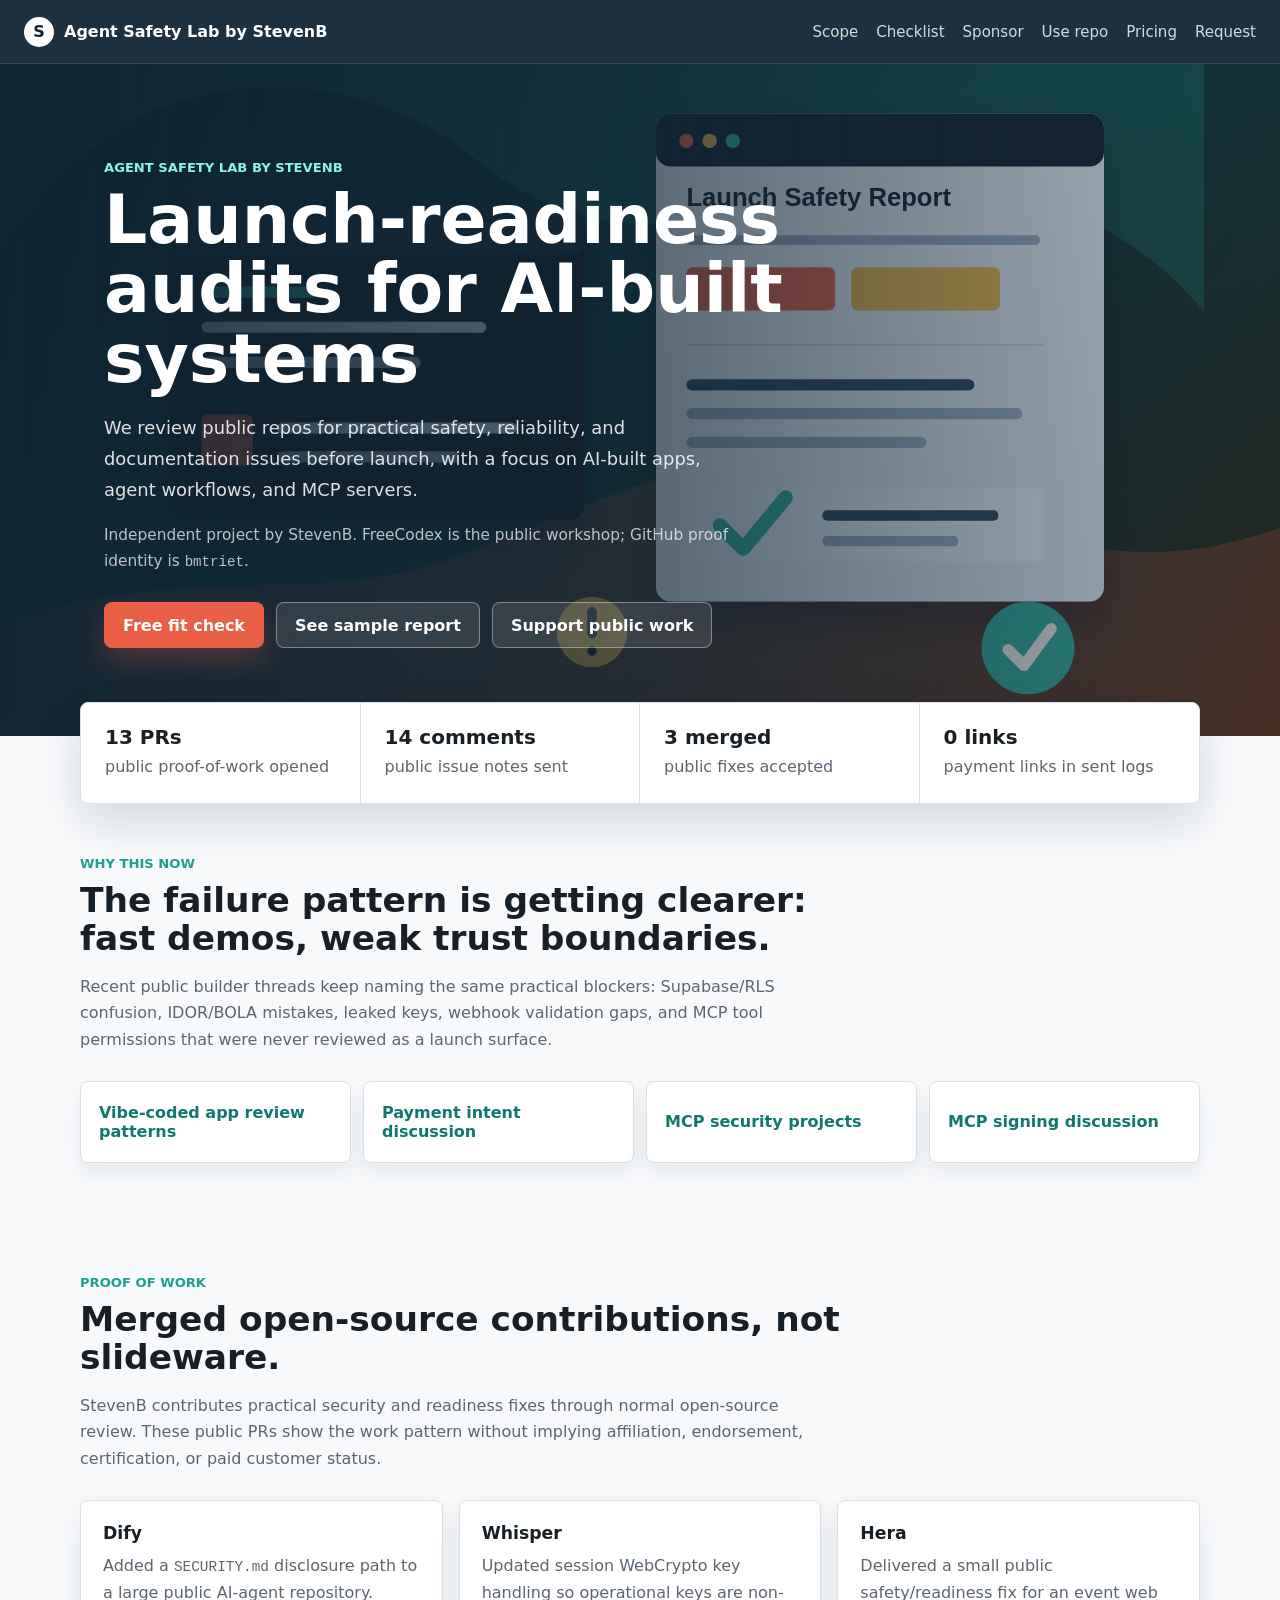
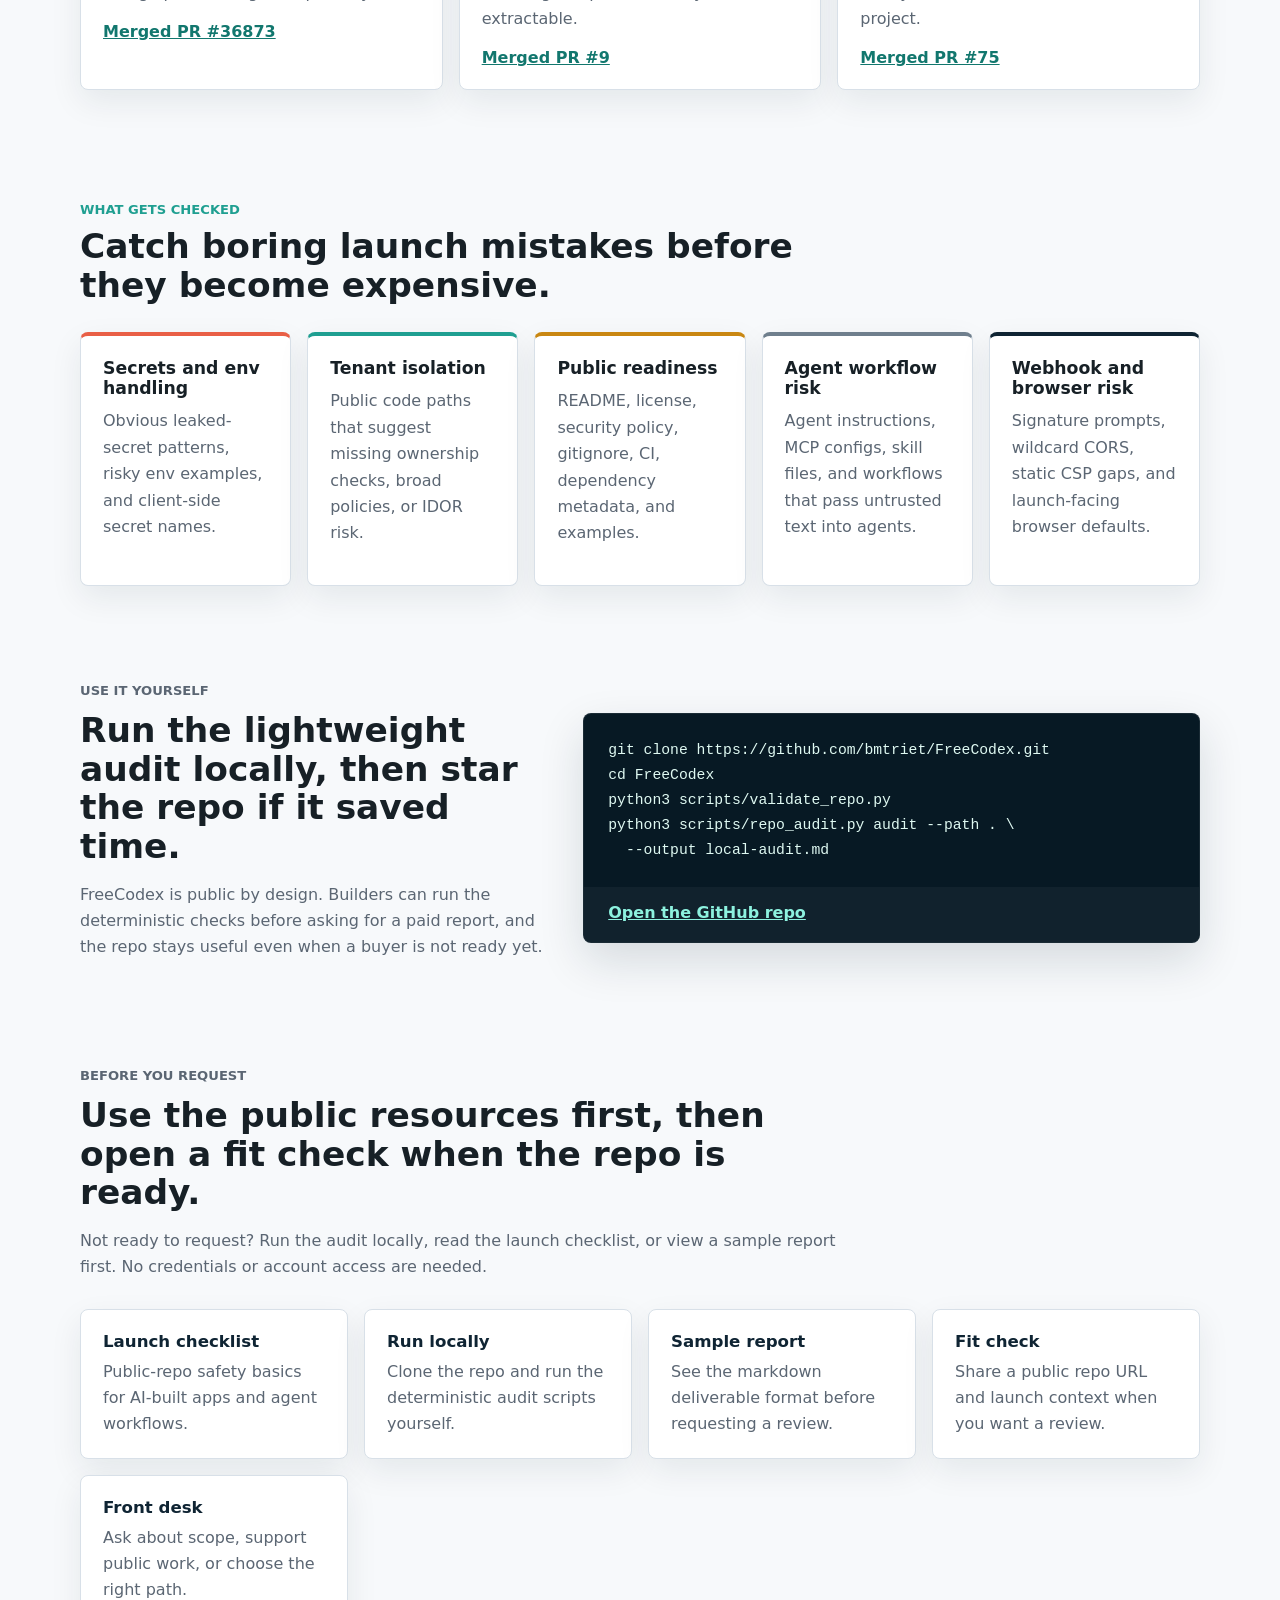
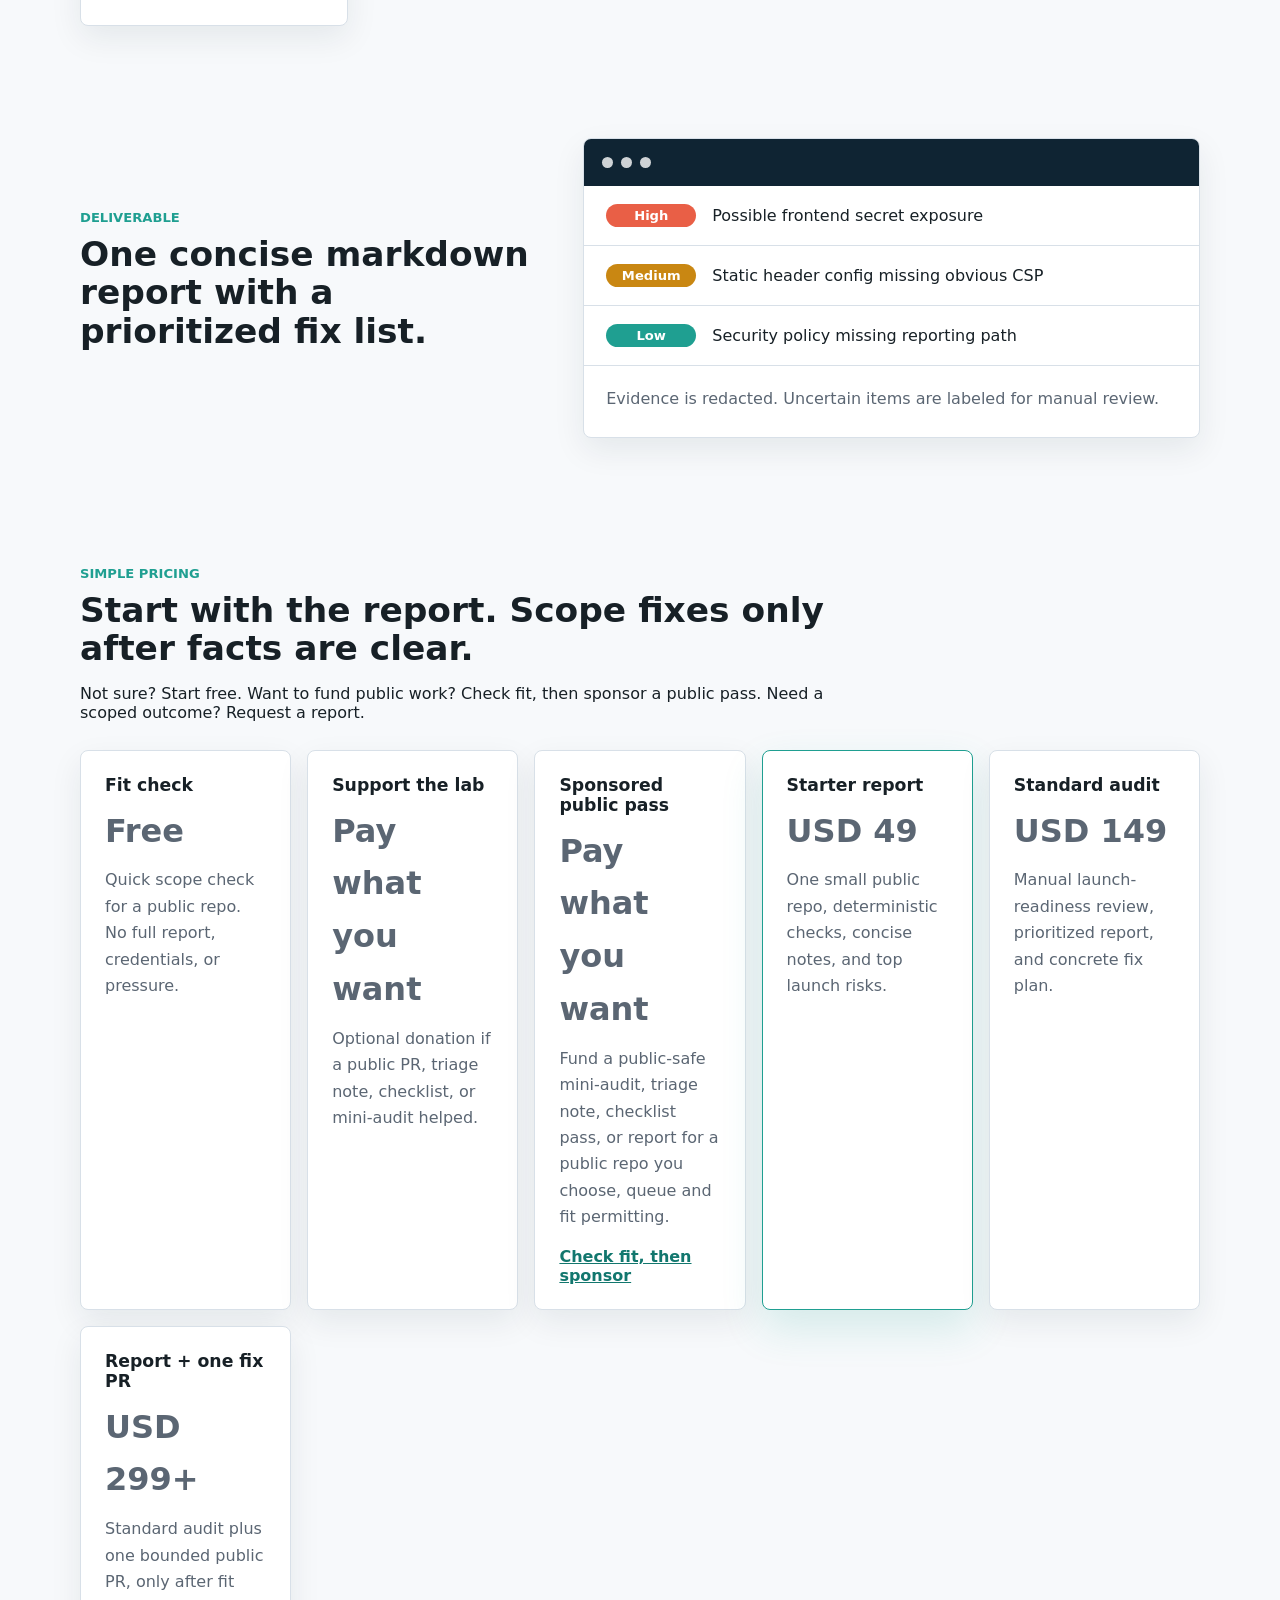
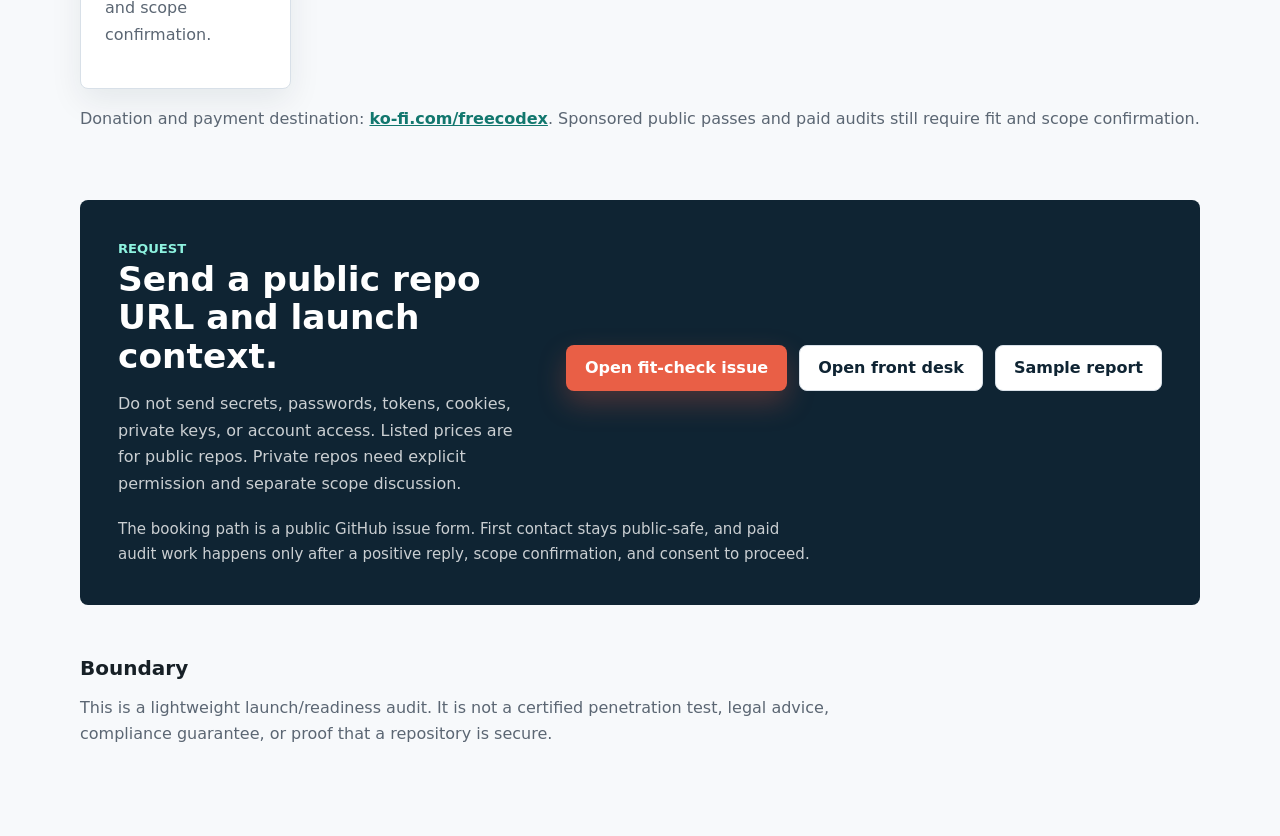
<file: site/index.html>
<!doctype html>
<html lang="en">
  <head>
    <meta charset="utf-8">
    <meta name="viewport" content="width=device-width, initial-scale=1">
    <meta name="description" content="Lightweight public repo launch/readiness audits for AI-built apps, agent workflows, and MCP servers from Agent Safety Lab by StevenB.">
    <link rel="canonical" href="https://bmtriet.github.io/FreeCodex/">
    <meta property="og:title" content="Agent Safety Lab by StevenB">
    <meta property="og:description" content="A concise public-repo safety report before launch: tenant isolation, secrets, webhooks, MCP trust boundaries, CI, CSP, CORS, and env handling.">
    <meta property="og:type" content="website">
    <meta property="og:url" content="https://bmtriet.github.io/FreeCodex/">
    <meta property="og:image" content="https://bmtriet.github.io/FreeCodex/assets/audit-workbench.svg">
    <title>Agent Safety Lab by StevenB</title>
    <link rel="icon" href="favicon.svg" type="image/svg+xml">
    <link rel="stylesheet" href="styles.css">
  </head>
  <body>
    <header class="topbar" aria-label="Site header">
      <a class="brand" href="#top" aria-label="Agent Safety Lab home">
        <span class="brand-mark" aria-hidden="true">S</span>
        <span>Agent Safety Lab by StevenB</span>
      </a>
      <nav class="nav" aria-label="Primary navigation">
        <a href="#scope">Scope</a>
        <a href="ai-app-launch-safety-checklist.html">Checklist</a>
        <a href="sponsor-public-safety-pass.html">Sponsor</a>
        <a href="#use">Use repo</a>
        <a href="#pricing">Pricing</a>
        <a href="#request">Request</a>
      </nav>
    </header>

    <main id="top">
      <section class="hero" aria-labelledby="hero-title">
        <div class="hero-copy">
          <p class="eyebrow">Agent Safety Lab by StevenB</p>
          <h1 id="hero-title">Launch-readiness audits for AI-built systems</h1>
          <p class="lede">
            We review public repos for practical safety, reliability, and documentation issues
            before launch, with a focus on AI-built apps, agent workflows, and MCP servers.
          </p>
          <p class="operator-note">
            Independent project by StevenB. FreeCodex is the public workshop;
            GitHub proof identity is <code>bmtriet</code>.
          </p>
          <div class="actions" aria-label="Primary actions">
            <a class="button button-primary" href="https://github.com/bmtriet/FreeCodex/issues/new?template=audit-fit-check.yml">Free fit check</a>
            <a class="button button-secondary" href="https://github.com/bmtriet/FreeCodex/blob/main/reports/samples/vibe-agent-demo-audit.md">See sample report</a>
            <a class="button button-secondary" href="sponsor-public-safety-pass.html">Support public work</a>
          </div>
        </div>
      </section>

      <section class="proof-strip" aria-label="Public proof snapshot">
        <div>
          <strong>13 PRs</strong>
          <span>public proof-of-work opened</span>
        </div>
        <div>
          <strong>14 comments</strong>
          <span>public issue notes sent</span>
        </div>
        <div>
          <strong>3 merged</strong>
          <span>public fixes accepted</span>
        </div>
        <div>
          <strong>0 links</strong>
          <span>payment links in sent logs</span>
        </div>
      </section>

      <section class="section signal" aria-labelledby="signal-title">
        <div class="section-heading">
          <p class="eyebrow">Why this now</p>
          <h2 id="signal-title">The failure pattern is getting clearer: fast demos, weak trust boundaries.</h2>
          <p>
            Recent public builder threads keep naming the same practical blockers: Supabase/RLS
            confusion, IDOR/BOLA mistakes, leaked keys, webhook validation gaps, and MCP tool
            permissions that were never reviewed as a launch surface.
          </p>
        </div>
        <div class="signal-list" aria-label="Public signal examples">
          <a href="https://www.reddit.com/r/vibecoding/comments/1tepu7n/i_reviewed_3_vibecoded_apps_as_a_senior_engineer/">Vibe-coded app review patterns</a>
          <a href="https://www.reddit.com/r/vibecoding/comments/1tn3ot3/would_you_pay_for_security_reviews_for_vibe_coded/">Payment intent discussion</a>
          <a href="https://github.com/topics/mcp-security">MCP security projects</a>
          <a href="https://news.ycombinator.com/item?id=47367404">MCP signing discussion</a>
        </div>
      </section>

      <section class="section proof-work" aria-labelledby="proof-title">
        <div class="section-heading">
          <p class="eyebrow">Proof of work</p>
          <h2 id="proof-title">Merged open-source contributions, not slideware.</h2>
          <p>
            StevenB contributes practical security and readiness fixes through normal
            open-source review. These public PRs show the work pattern without implying
            affiliation, endorsement, certification, or paid customer status.
          </p>
        </div>
        <div class="proof-grid" aria-label="Merged public proof-of-work PRs">
          <article class="proof-item">
            <h3>Dify</h3>
            <p>Added a <code>SECURITY.md</code> disclosure path to a large public AI-agent repository.</p>
            <a class="text-link" href="https://github.com/langgenius/dify/pull/36873">Merged PR #36873</a>
          </article>
          <article class="proof-item">
            <h3>Whisper</h3>
            <p>Updated session WebCrypto key handling so operational keys are non-extractable.</p>
            <a class="text-link" href="https://github.com/RoshanDavis/whisper/pull/9">Merged PR #9</a>
          </article>
          <article class="proof-item">
            <h3>Hera</h3>
            <p>Delivered a small public safety/readiness fix for an event web project.</p>
            <a class="text-link" href="https://github.com/ag-tech-group/hera-streamer-invitational-2026-web/pull/75">Merged PR #75</a>
          </article>
        </div>
      </section>

      <section class="section" id="scope" aria-labelledby="scope-title">
        <div class="section-heading">
          <p class="eyebrow">What gets checked</p>
          <h2 id="scope-title">Catch boring launch mistakes before they become expensive.</h2>
        </div>
        <div class="feature-grid">
          <article class="feature">
            <h3>Secrets and env handling</h3>
            <p>Obvious leaked-secret patterns, risky env examples, and client-side secret names.</p>
          </article>
          <article class="feature">
            <h3>Tenant isolation</h3>
            <p>Public code paths that suggest missing ownership checks, broad policies, or IDOR risk.</p>
          </article>
          <article class="feature">
            <h3>Public readiness</h3>
            <p>README, license, security policy, gitignore, CI, dependency metadata, and examples.</p>
          </article>
          <article class="feature">
            <h3>Agent workflow risk</h3>
            <p>Agent instructions, MCP configs, skill files, and workflows that pass untrusted text into agents.</p>
          </article>
          <article class="feature">
            <h3>Webhook and browser risk</h3>
            <p>Signature prompts, wildcard CORS, static CSP gaps, and launch-facing browser defaults.</p>
          </article>
        </div>
      </section>

      <section class="split-section use-section" id="use" aria-labelledby="use-title">
        <div>
          <p class="eyebrow">Use it yourself</p>
          <h2 id="use-title">Run the lightweight audit locally, then star the repo if it saved time.</h2>
          <p>
            FreeCodex is public by design. Builders can run the deterministic checks before asking
            for a paid report, and the repo stays useful even when a buyer is not ready yet.
          </p>
        </div>
        <div class="code-card" aria-label="Local audit commands">
          <pre><code>git clone https://github.com/bmtriet/FreeCodex.git
cd FreeCodex
python3 scripts/validate_repo.py
python3 scripts/repo_audit.py audit --path . \
  --output local-audit.md</code></pre>
          <a class="text-link" href="https://github.com/bmtriet/FreeCodex">Open the GitHub repo</a>
        </div>
      </section>

      <section class="section resources" aria-labelledby="resources-title">
        <div class="section-heading">
          <p class="eyebrow">Before you request</p>
          <h2 id="resources-title">Use the public resources first, then open a fit check when the repo is ready.</h2>
          <p>
            Not ready to request? Run the audit locally, read the launch checklist, or view a
            sample report first. No credentials or account access are needed.
          </p>
        </div>
        <div class="resource-grid" aria-label="Public resources">
          <a href="ai-app-launch-safety-checklist.html">
            <strong>Launch checklist</strong>
            <span>Public-repo safety basics for AI-built apps and agent workflows.</span>
          </a>
          <a href="https://github.com/bmtriet/FreeCodex">
            <strong>Run locally</strong>
            <span>Clone the repo and run the deterministic audit scripts yourself.</span>
          </a>
          <a href="https://github.com/bmtriet/FreeCodex/blob/main/reports/samples/vibe-agent-demo-audit.md">
            <strong>Sample report</strong>
            <span>See the markdown deliverable format before requesting a review.</span>
          </a>
          <a href="https://github.com/bmtriet/FreeCodex/issues/new?template=audit-fit-check.yml">
            <strong>Fit check</strong>
            <span>Share a public repo URL and launch context when you want a review.</span>
          </a>
          <a href="https://github.com/bmtriet/FreeCodex/issues/1">
            <strong>Front desk</strong>
            <span>Ask about scope, support public work, or choose the right path.</span>
          </a>
        </div>
      </section>

      <section class="split-section" aria-labelledby="deliverable-title">
        <div>
          <p class="eyebrow">Deliverable</p>
          <h2 id="deliverable-title">One concise markdown report with a prioritized fix list.</h2>
        </div>
        <div class="report-preview" aria-label="Sample report layout">
          <div class="report-bar">
            <span></span>
            <span></span>
            <span></span>
          </div>
          <div class="report-row critical"><b>High</b><span>Possible frontend secret exposure</span></div>
          <div class="report-row medium"><b>Medium</b><span>Static header config missing obvious CSP</span></div>
          <div class="report-row low"><b>Low</b><span>Security policy missing reporting path</span></div>
          <div class="report-note">Evidence is redacted. Uncertain items are labeled for manual review.</div>
        </div>
      </section>

      <section class="section compact" id="pricing" aria-labelledby="pricing-title">
        <div class="section-heading">
          <p class="eyebrow">Simple pricing</p>
          <h2 id="pricing-title">Start with the report. Scope fixes only after facts are clear.</h2>
          <p>
            Not sure? Start free. Want to fund public work? Check fit, then sponsor a public pass.
            Need a scoped outcome? Request a report.
          </p>
        </div>
        <div class="price-grid">
          <article class="price">
            <h3>Fit check</h3>
            <p class="amount">Free</p>
            <p>Quick scope check for a public repo. No full report, credentials, or pressure.</p>
          </article>
          <article class="price">
            <h3>Support the lab</h3>
            <p class="amount">Pay what you want</p>
            <p>Optional donation if a public PR, triage note, checklist, or mini-audit helped.</p>
          </article>
          <article class="price">
            <h3>Sponsored public pass</h3>
            <p class="amount">Pay what you want</p>
            <p>Fund a public-safe mini-audit, triage note, checklist pass, or report for a public repo you choose, queue and fit permitting.</p>
            <a class="text-link" href="sponsor-public-safety-pass.html">Check fit, then sponsor</a>
          </article>
          <article class="price featured">
            <h3>Starter report</h3>
            <p class="amount">USD 49</p>
            <p>One small public repo, deterministic checks, concise notes, and top launch risks.</p>
          </article>
          <article class="price">
            <h3>Standard audit</h3>
            <p class="amount">USD 149</p>
            <p>Manual launch-readiness review, prioritized report, and concrete fix plan.</p>
          </article>
          <article class="price">
            <h3>Report + one fix PR</h3>
            <p class="amount">USD 299+</p>
            <p>Standard audit plus one bounded public PR, only after fit and scope confirmation.</p>
          </article>
        </div>
        <p class="payment-note">
          Donation and payment destination: <a href="https://ko-fi.com/freecodex">ko-fi.com/freecodex</a>.
          Sponsored public passes and paid audits still require fit and scope confirmation.
        </p>
      </section>

      <section class="request" id="request" aria-labelledby="request-title">
        <div>
          <p class="eyebrow">Request</p>
          <h2 id="request-title">Send a public repo URL and launch context.</h2>
          <p>
            Do not send secrets, passwords, tokens, cookies, private keys, or account access.
            Listed prices are for public repos. Private repos need explicit permission and separate scope discussion.
          </p>
        </div>
        <div class="request-actions">
          <a
            class="button button-primary"
            href="https://github.com/bmtriet/FreeCodex/issues/new?template=audit-fit-check.yml"
          >Open fit-check issue</a>
          <a class="button button-secondary" href="https://github.com/bmtriet/FreeCodex/issues/1">Open front desk</a>
          <a class="button button-secondary" href="https://github.com/bmtriet/FreeCodex/blob/main/reports/samples/vibe-agent-demo-audit.md">Sample report</a>
        </div>
        <p class="request-note">
          The booking path is a public GitHub issue form. First contact stays public-safe,
          and paid audit work happens only after a positive reply, scope confirmation, and consent to proceed.
        </p>
      </section>

      <section class="disclaimer" aria-labelledby="disclaimer-title">
        <h2 id="disclaimer-title">Boundary</h2>
        <p>
          This is a lightweight launch/readiness audit. It is not a certified penetration
          test, legal advice, compliance guarantee, or proof that a repository is secure.
        </p>
      </section>
    </main>
  </body>
</html>
</file>
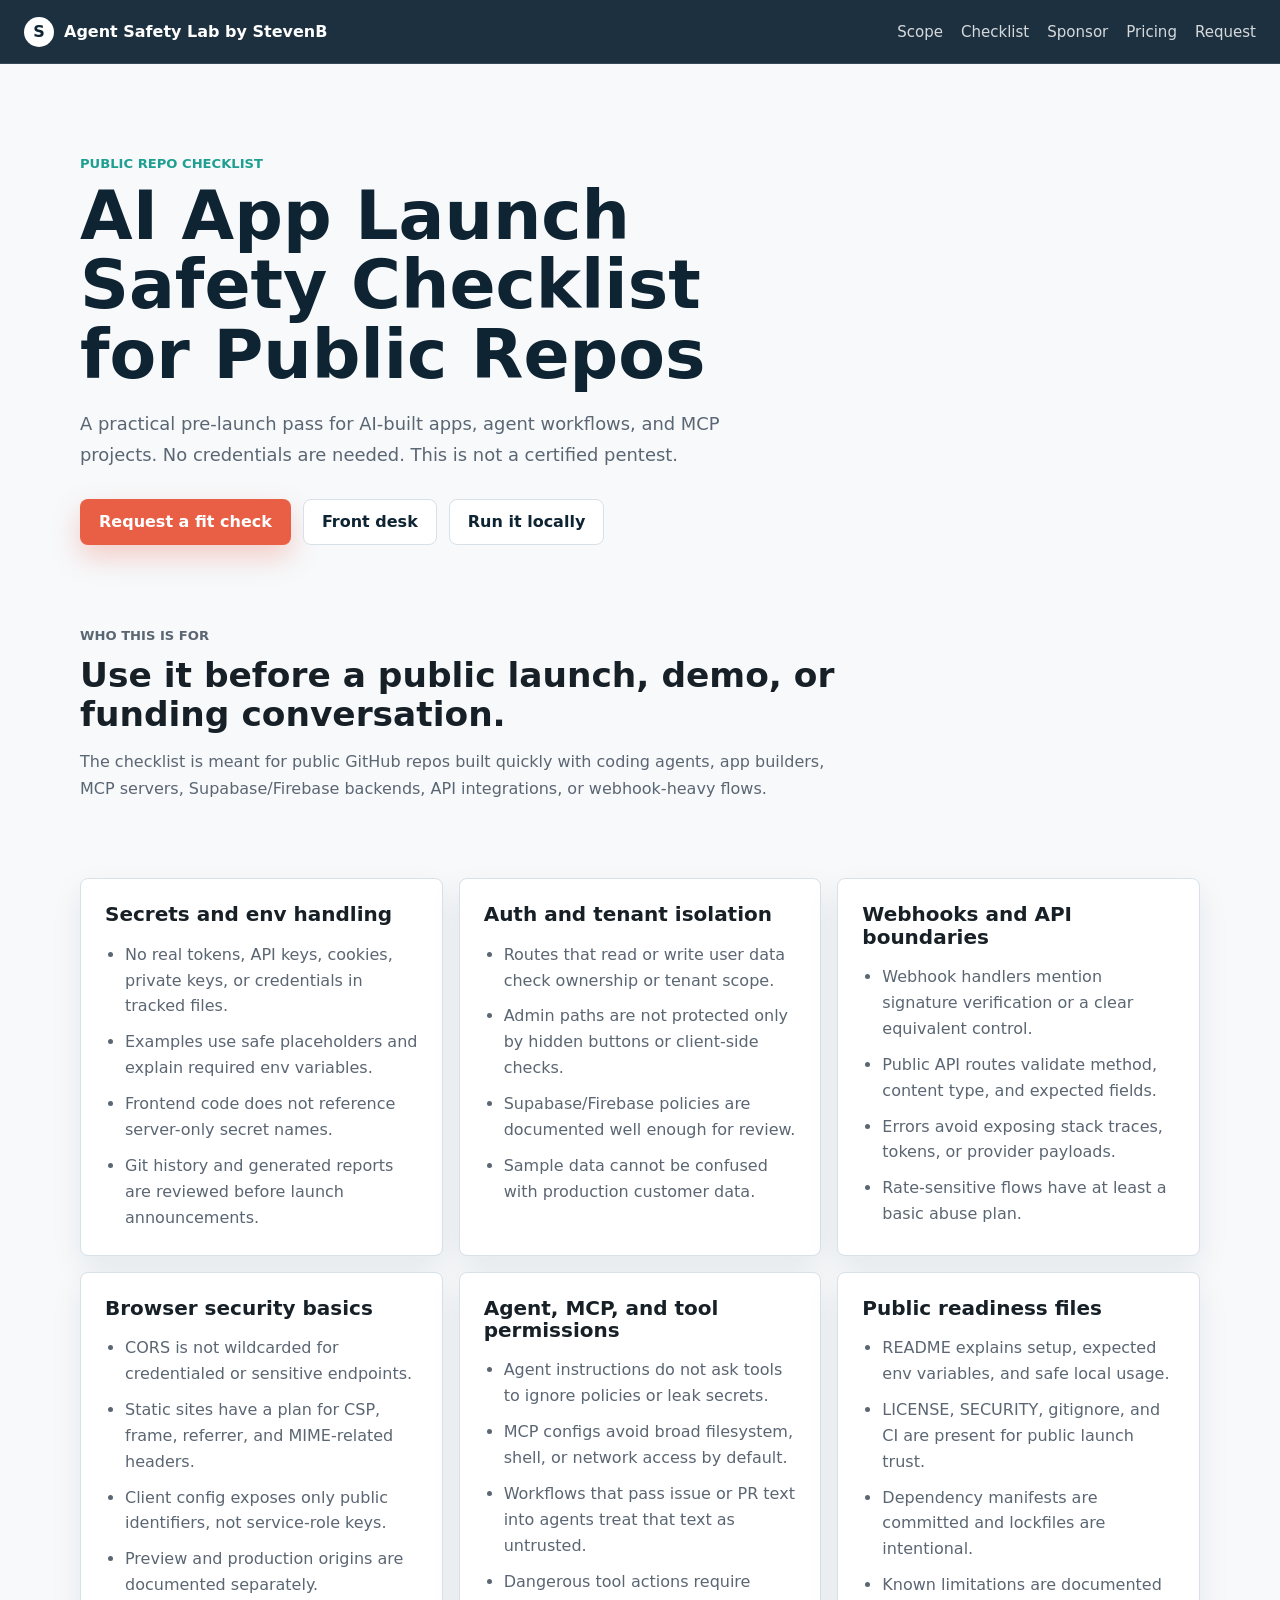
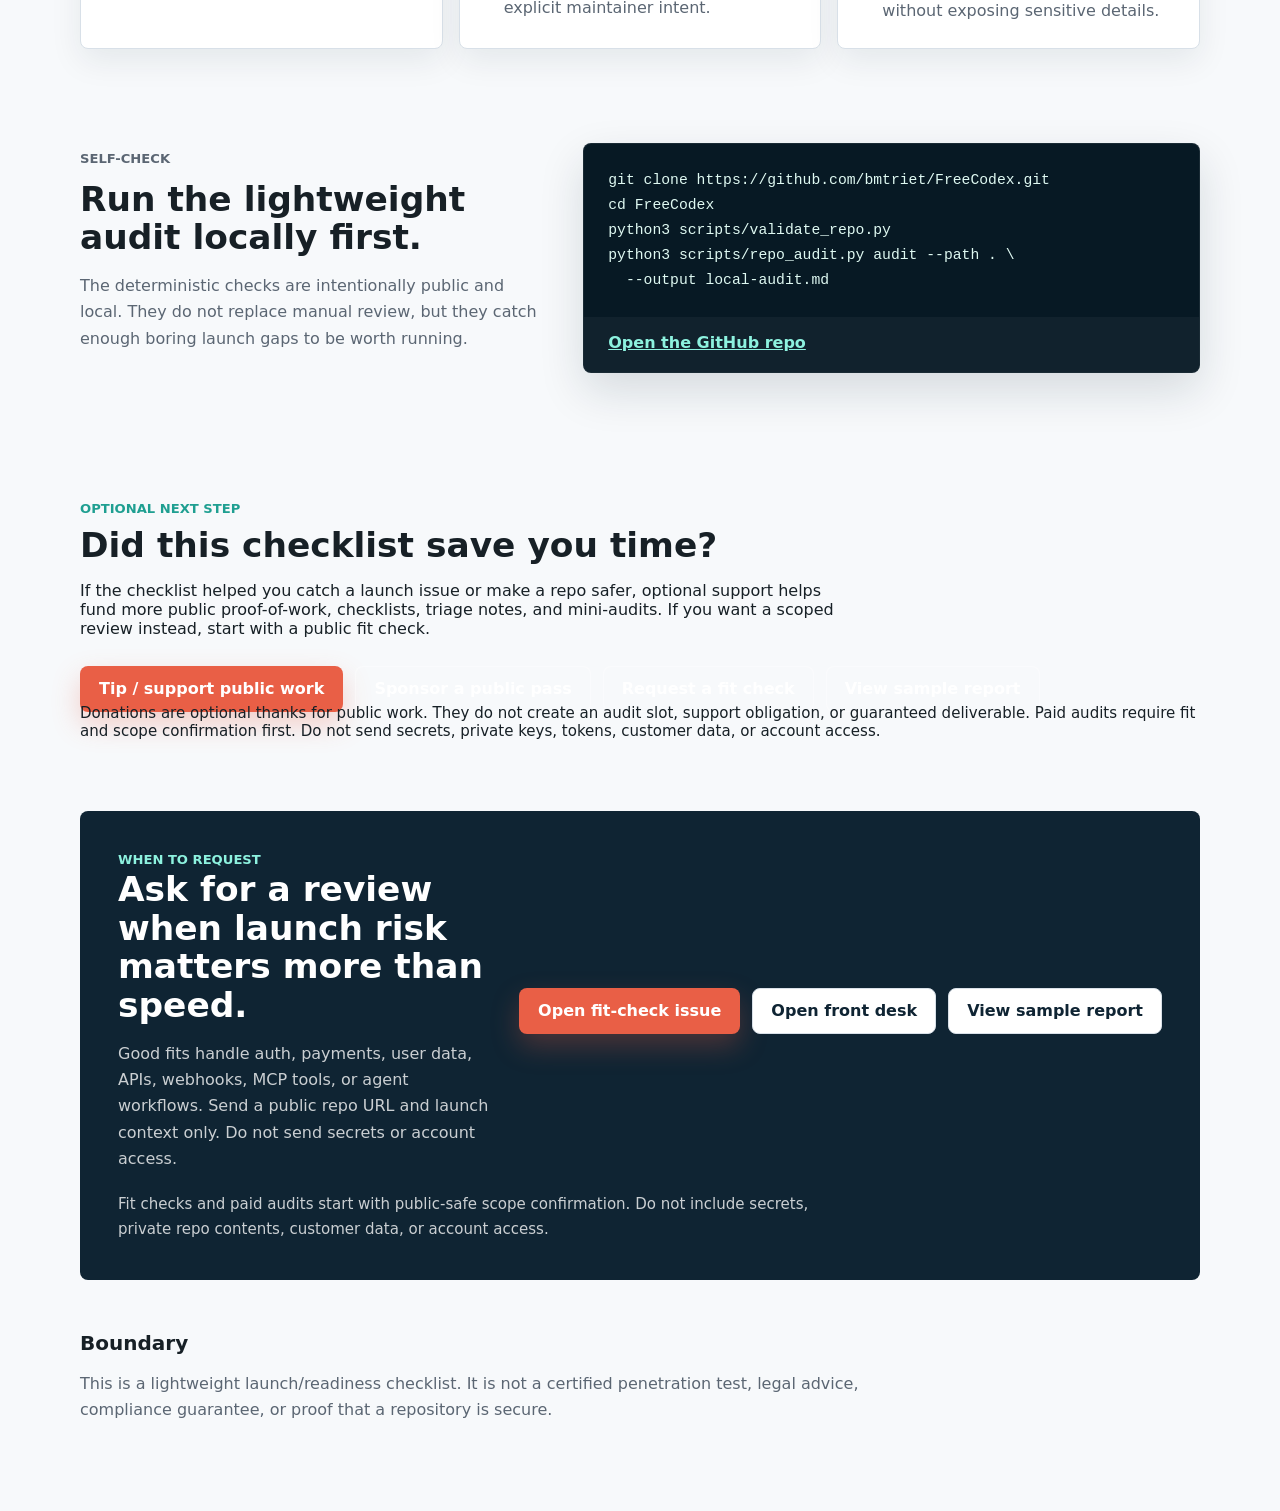
<file: site/ai-app-launch-safety-checklist.html>
<!doctype html>
<html lang="en">
  <head>
    <meta charset="utf-8">
    <meta name="viewport" content="width=device-width, initial-scale=1">
    <meta name="description" content="A lightweight public-repo checklist for AI-built apps, agent workflows, and MCP projects before launch: secrets, env handling, auth, webhooks, CORS, CI, docs, and agent permissions.">
    <link rel="canonical" href="https://bmtriet.github.io/FreeCodex/ai-app-launch-safety-checklist.html">
    <meta property="og:title" content="AI App Launch Safety Checklist for Public Repos">
    <meta property="og:description" content="Practical public-repo checks before launching AI-built apps, agent workflows, and MCP projects.">
    <meta property="og:type" content="article">
    <meta property="og:url" content="https://bmtriet.github.io/FreeCodex/ai-app-launch-safety-checklist.html">
    <meta property="og:image" content="https://bmtriet.github.io/FreeCodex/assets/audit-workbench.svg">
    <title>AI App Launch Safety Checklist for Public Repos</title>
    <link rel="icon" href="favicon.svg" type="image/svg+xml">
    <link rel="stylesheet" href="styles.css">
  </head>
  <body>
    <header class="topbar" aria-label="Site header">
      <a class="brand" href="index.html" aria-label="Agent Safety Lab home">
        <span class="brand-mark" aria-hidden="true">S</span>
        <span>Agent Safety Lab by StevenB</span>
      </a>
      <nav class="nav" aria-label="Primary navigation">
        <a href="index.html#scope">Scope</a>
        <a href="ai-app-launch-safety-checklist.html">Checklist</a>
        <a href="sponsor-public-safety-pass.html">Sponsor</a>
        <a href="index.html#pricing">Pricing</a>
        <a href="index.html#request">Request</a>
      </nav>
    </header>

    <main>
      <section class="page-hero" aria-labelledby="checklist-title">
        <p class="eyebrow">Public repo checklist</p>
        <h1 id="checklist-title">AI App Launch Safety Checklist for Public Repos</h1>
        <p class="lede">
          A practical pre-launch pass for AI-built apps, agent workflows, and MCP projects.
          No credentials are needed. This is not a certified pentest.
        </p>
        <div class="actions" aria-label="Checklist actions">
          <a class="button button-primary" href="https://github.com/bmtriet/FreeCodex/issues/new?template=audit-fit-check.yml">Request a fit check</a>
          <a class="button button-secondary" href="https://github.com/bmtriet/FreeCodex/issues/1">Front desk</a>
          <a class="button button-secondary" href="https://github.com/bmtriet/FreeCodex">Run it locally</a>
        </div>
      </section>

      <section class="section checklist-intro" aria-labelledby="who-title">
        <div class="section-heading">
          <p class="eyebrow">Who this is for</p>
          <h2 id="who-title">Use it before a public launch, demo, or funding conversation.</h2>
          <p>
            The checklist is meant for public GitHub repos built quickly with coding agents,
            app builders, MCP servers, Supabase/Firebase backends, API integrations, or webhook-heavy flows.
          </p>
        </div>
      </section>

      <section class="section checklist-grid" aria-label="Launch safety checklist">
        <article class="checklist-card">
          <h2>Secrets and env handling</h2>
          <ul>
            <li>No real tokens, API keys, cookies, private keys, or credentials in tracked files.</li>
            <li>Examples use safe placeholders and explain required env variables.</li>
            <li>Frontend code does not reference server-only secret names.</li>
            <li>Git history and generated reports are reviewed before launch announcements.</li>
          </ul>
        </article>

        <article class="checklist-card">
          <h2>Auth and tenant isolation</h2>
          <ul>
            <li>Routes that read or write user data check ownership or tenant scope.</li>
            <li>Admin paths are not protected only by hidden buttons or client-side checks.</li>
            <li>Supabase/Firebase policies are documented well enough for review.</li>
            <li>Sample data cannot be confused with production customer data.</li>
          </ul>
        </article>

        <article class="checklist-card">
          <h2>Webhooks and API boundaries</h2>
          <ul>
            <li>Webhook handlers mention signature verification or a clear equivalent control.</li>
            <li>Public API routes validate method, content type, and expected fields.</li>
            <li>Errors avoid exposing stack traces, tokens, or provider payloads.</li>
            <li>Rate-sensitive flows have at least a basic abuse plan.</li>
          </ul>
        </article>

        <article class="checklist-card">
          <h2>Browser security basics</h2>
          <ul>
            <li>CORS is not wildcarded for credentialed or sensitive endpoints.</li>
            <li>Static sites have a plan for CSP, frame, referrer, and MIME-related headers.</li>
            <li>Client config exposes only public identifiers, not service-role keys.</li>
            <li>Preview and production origins are documented separately.</li>
          </ul>
        </article>

        <article class="checklist-card">
          <h2>Agent, MCP, and tool permissions</h2>
          <ul>
            <li>Agent instructions do not ask tools to ignore policies or leak secrets.</li>
            <li>MCP configs avoid broad filesystem, shell, or network access by default.</li>
            <li>Workflows that pass issue or PR text into agents treat that text as untrusted.</li>
            <li>Dangerous tool actions require explicit maintainer intent.</li>
          </ul>
        </article>

        <article class="checklist-card">
          <h2>Public readiness files</h2>
          <ul>
            <li>README explains setup, expected env variables, and safe local usage.</li>
            <li>LICENSE, SECURITY, gitignore, and CI are present for public launch trust.</li>
            <li>Dependency manifests are committed and lockfiles are intentional.</li>
            <li>Known limitations are documented without exposing sensitive details.</li>
          </ul>
        </article>
      </section>

      <section class="split-section use-section" aria-labelledby="self-check-title">
        <div>
          <p class="eyebrow">Self-check</p>
          <h2 id="self-check-title">Run the lightweight audit locally first.</h2>
          <p>
            The deterministic checks are intentionally public and local. They do not replace
            manual review, but they catch enough boring launch gaps to be worth running.
          </p>
        </div>
        <div class="code-card" aria-label="Local audit commands">
          <pre><code>git clone https://github.com/bmtriet/FreeCodex.git
cd FreeCodex
python3 scripts/validate_repo.py
python3 scripts/repo_audit.py audit --path . \
  --output local-audit.md</code></pre>
          <a class="text-link" href="https://github.com/bmtriet/FreeCodex">Open the GitHub repo</a>
        </div>
      </section>

      <section class="section compact" aria-labelledby="support-title">
        <div class="section-heading">
          <p class="eyebrow">Optional next step</p>
          <h2 id="support-title">Did this checklist save you time?</h2>
          <p>
            If the checklist helped you catch a launch issue or make a repo safer, optional
            support helps fund more public proof-of-work, checklists, triage notes, and mini-audits.
            If you want a scoped review instead, start with a public fit check.
          </p>
        </div>
        <div class="request-actions">
          <a class="button button-primary" href="https://ko-fi.com/freecodex">Tip / support public work</a>
          <a class="button button-secondary" href="sponsor-public-safety-pass.html">Sponsor a public pass</a>
          <a class="button button-secondary" href="https://github.com/bmtriet/FreeCodex/issues/new?template=audit-fit-check.yml">Request a fit check</a>
          <a class="button button-secondary" href="https://github.com/bmtriet/FreeCodex/blob/main/reports/samples/vibe-agent-demo-audit.md">View sample report</a>
        </div>
        <p class="request-note">
          Donations are optional thanks for public work. They do not create an audit slot,
          support obligation, or guaranteed deliverable. Paid audits require fit and scope
          confirmation first. Do not send secrets, private keys, tokens, customer data, or account access.
        </p>
      </section>

      <section class="request" aria-labelledby="request-title">
        <div>
          <p class="eyebrow">When to request</p>
          <h2 id="request-title">Ask for a review when launch risk matters more than speed.</h2>
          <p>
            Good fits handle auth, payments, user data, APIs, webhooks, MCP tools, or agent workflows.
            Send a public repo URL and launch context only. Do not send secrets or account access.
          </p>
        </div>
        <div class="request-actions">
          <a class="button button-primary" href="https://github.com/bmtriet/FreeCodex/issues/new?template=audit-fit-check.yml">Open fit-check issue</a>
          <a class="button button-secondary" href="https://github.com/bmtriet/FreeCodex/issues/1">Open front desk</a>
          <a class="button button-secondary" href="https://github.com/bmtriet/FreeCodex/blob/main/reports/samples/vibe-agent-demo-audit.md">View sample report</a>
        </div>
        <p class="request-note">
          Fit checks and paid audits start with public-safe scope confirmation. Do not include
          secrets, private repo contents, customer data, or account access.
        </p>
      </section>

      <section class="disclaimer" aria-labelledby="boundary-title">
        <h2 id="boundary-title">Boundary</h2>
        <p>
          This is a lightweight launch/readiness checklist. It is not a certified penetration
          test, legal advice, compliance guarantee, or proof that a repository is secure.
        </p>
      </section>
    </main>
  </body>
</html>
</file>
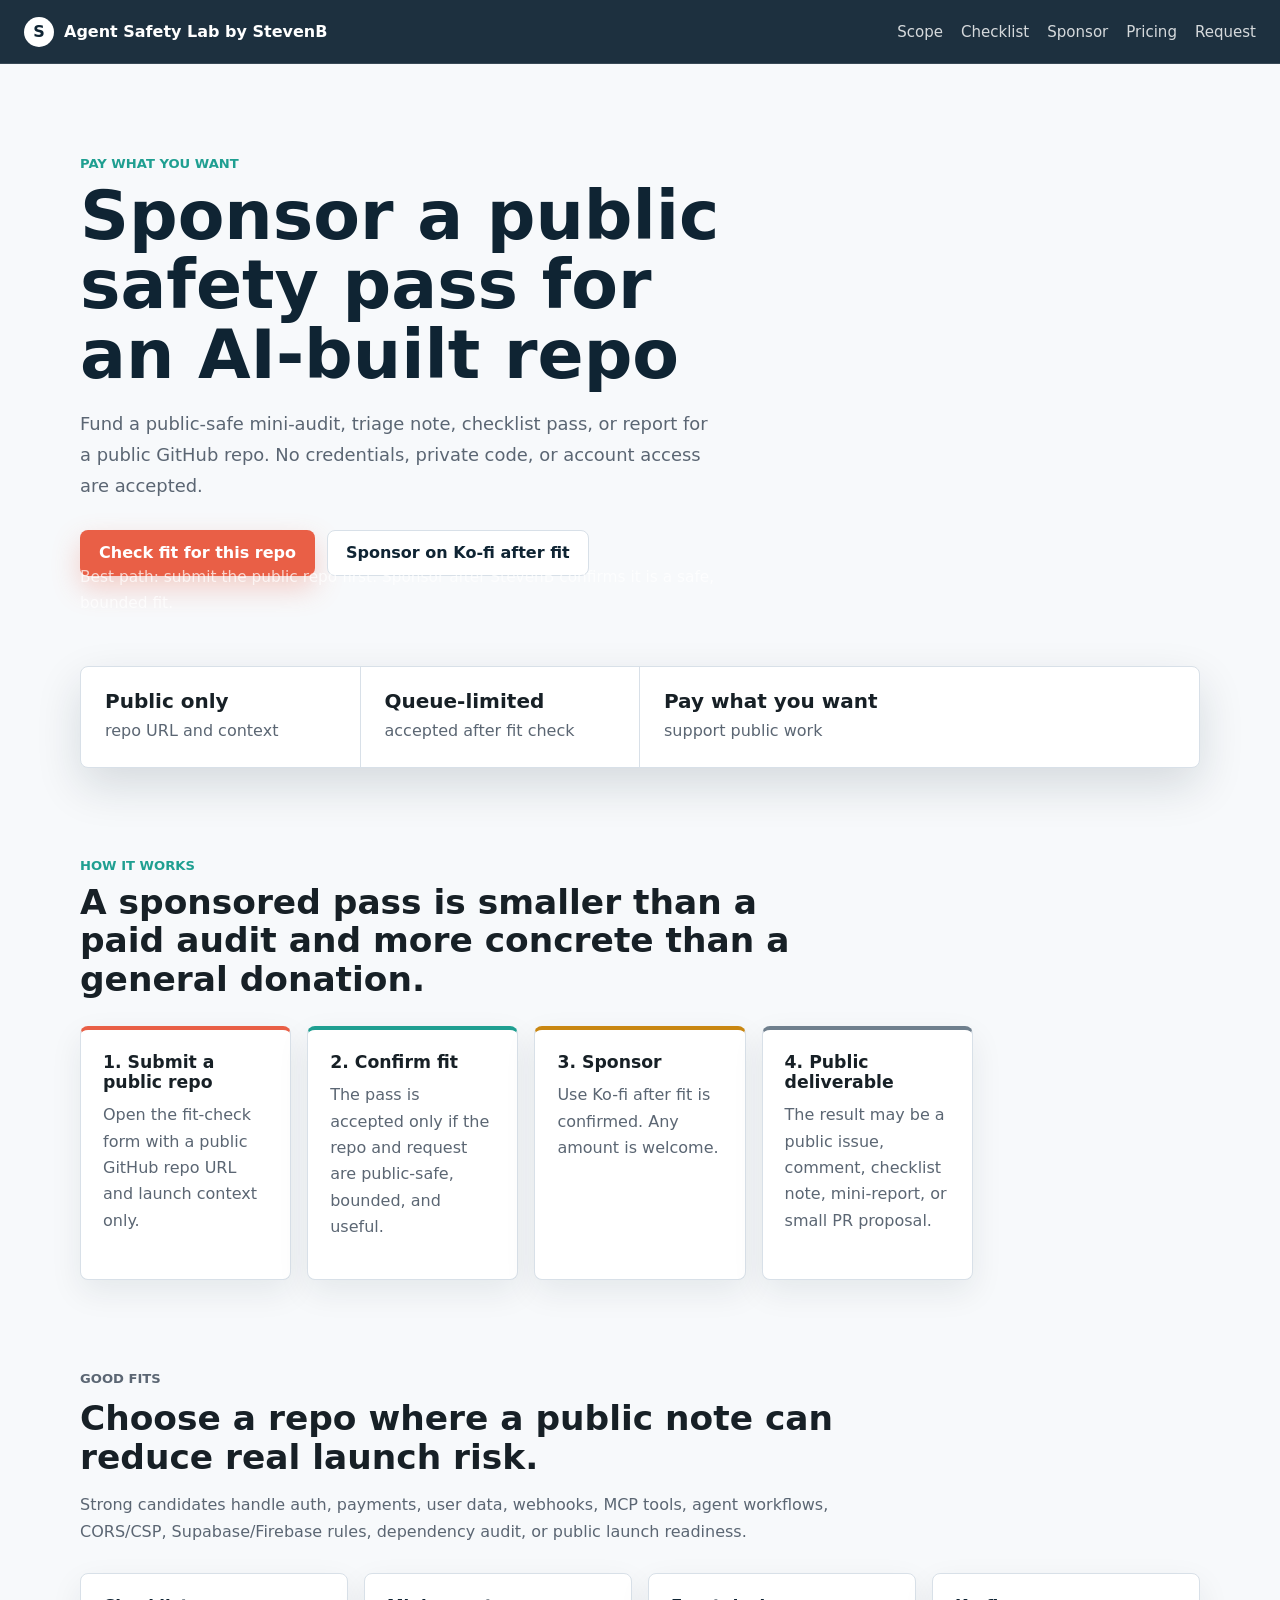
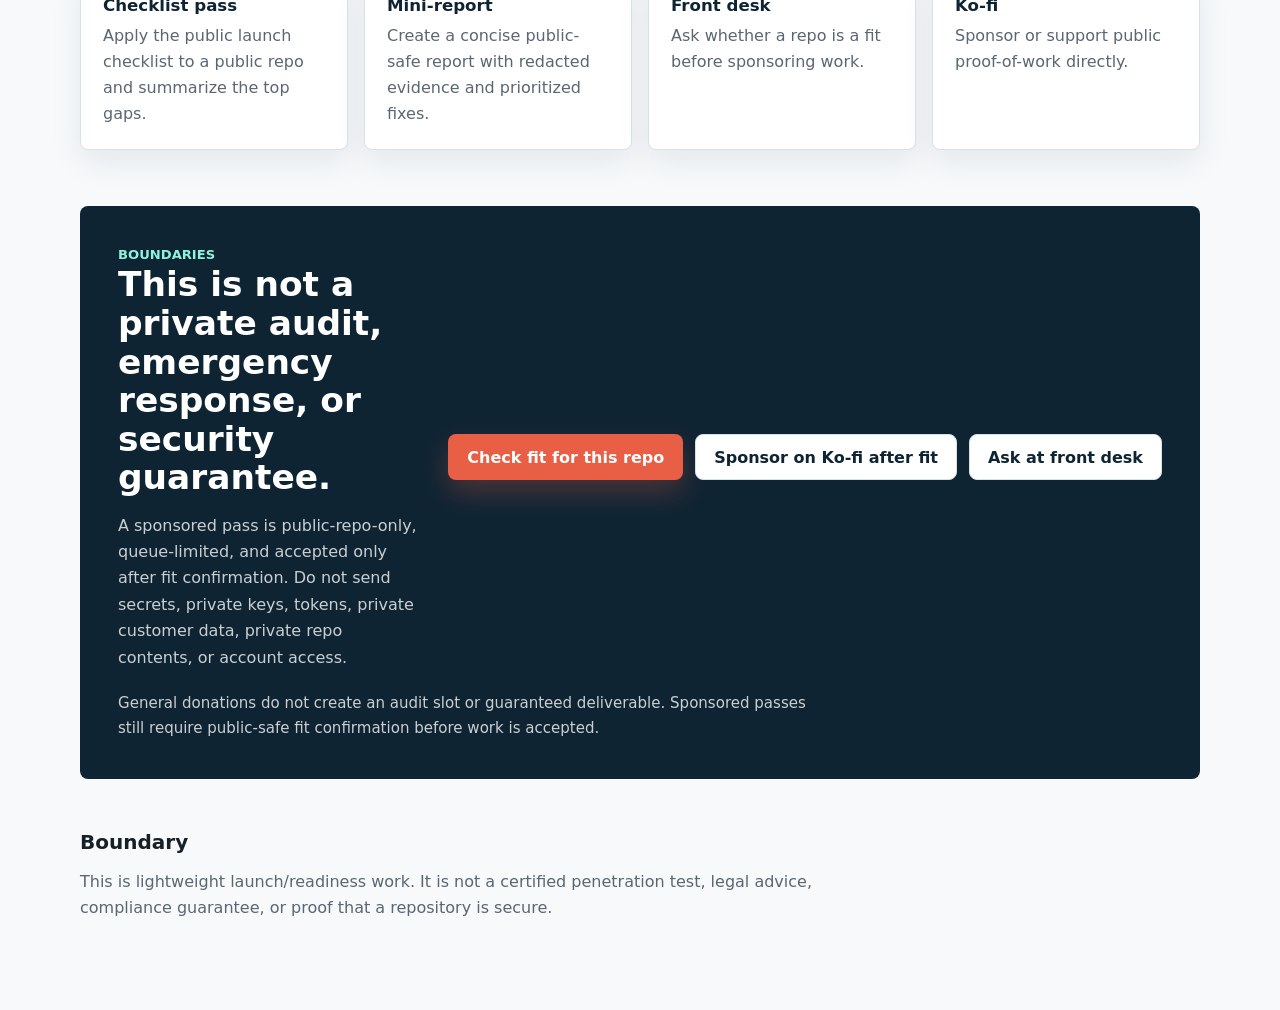
<file: site/sponsor-public-safety-pass.html>
<!doctype html>
<html lang="en">
  <head>
    <meta charset="utf-8">
    <meta name="viewport" content="width=device-width, initial-scale=1">
    <meta name="description" content="Sponsor a public-safe mini-audit, triage note, checklist pass, or report for a public AI-built repo through Agent Safety Lab by StevenB.">
    <link rel="canonical" href="https://bmtriet.github.io/FreeCodex/sponsor-public-safety-pass.html">
    <meta property="og:title" content="Sponsored Public Safety Pass">
    <meta property="og:description" content="Pay what you want to fund a public-safe safety pass for a public AI-built repo, queue and fit permitting.">
    <meta property="og:type" content="website">
    <meta property="og:url" content="https://bmtriet.github.io/FreeCodex/sponsor-public-safety-pass.html">
    <meta property="og:image" content="https://bmtriet.github.io/FreeCodex/assets/audit-workbench.svg">
    <title>Sponsored Public Safety Pass</title>
    <link rel="icon" href="favicon.svg" type="image/svg+xml">
    <link rel="stylesheet" href="styles.css">
  </head>
  <body>
    <header class="topbar" aria-label="Site header">
      <a class="brand" href="index.html" aria-label="Agent Safety Lab home">
        <span class="brand-mark" aria-hidden="true">S</span>
        <span>Agent Safety Lab by StevenB</span>
      </a>
      <nav class="nav" aria-label="Primary navigation">
        <a href="index.html#scope">Scope</a>
        <a href="ai-app-launch-safety-checklist.html">Checklist</a>
        <a href="sponsor-public-safety-pass.html">Sponsor</a>
        <a href="index.html#pricing">Pricing</a>
        <a href="index.html#request">Request</a>
      </nav>
    </header>

    <main>
      <section class="page-hero" aria-labelledby="sponsor-title">
        <p class="eyebrow">Pay what you want</p>
        <h1 id="sponsor-title">Sponsor a public safety pass for an AI-built repo</h1>
        <p class="lede">
          Fund a public-safe mini-audit, triage note, checklist pass, or report for a public GitHub repo.
          No credentials, private code, or account access are accepted.
        </p>
        <div class="actions" aria-label="Sponsor actions">
          <a class="button button-primary" href="https://github.com/bmtriet/FreeCodex/issues/new?template=audit-fit-check.yml">Check fit for this repo</a>
          <a class="button button-secondary" href="https://ko-fi.com/freecodex">Sponsor on Ko-fi after fit</a>
        </div>
        <p class="operator-note">
          Best path: submit the public repo first. Sponsor after StevenB confirms it is a safe,
          bounded fit.
        </p>
      </section>

      <section class="proof-strip" aria-label="Sponsor summary">
        <div>
          <strong>Public only</strong>
          <span>repo URL and context</span>
        </div>
        <div>
          <strong>Queue-limited</strong>
          <span>accepted after fit check</span>
        </div>
        <div>
          <strong>Pay what you want</strong>
          <span>support public work</span>
        </div>
      </section>

      <section class="section" aria-labelledby="how-title">
        <div class="section-heading">
          <p class="eyebrow">How it works</p>
          <h2 id="how-title">A sponsored pass is smaller than a paid audit and more concrete than a general donation.</h2>
        </div>
        <div class="feature-grid">
          <article class="feature">
            <h3>1. Submit a public repo</h3>
            <p>Open the fit-check form with a public GitHub repo URL and launch context only.</p>
          </article>
          <article class="feature">
            <h3>2. Confirm fit</h3>
            <p>The pass is accepted only if the repo and request are public-safe, bounded, and useful.</p>
          </article>
          <article class="feature">
            <h3>3. Sponsor</h3>
            <p>Use Ko-fi after fit is confirmed. Any amount is welcome.</p>
          </article>
          <article class="feature">
            <h3>4. Public deliverable</h3>
            <p>The result may be a public issue, comment, checklist note, mini-report, or small PR proposal.</p>
          </article>
        </div>
      </section>

      <section class="section resources" aria-labelledby="good-fit-title">
        <div class="section-heading">
          <p class="eyebrow">Good fits</p>
          <h2 id="good-fit-title">Choose a repo where a public note can reduce real launch risk.</h2>
          <p>
            Strong candidates handle auth, payments, user data, webhooks, MCP tools, agent workflows,
            CORS/CSP, Supabase/Firebase rules, dependency audit, or public launch readiness.
          </p>
        </div>
        <div class="resource-grid" aria-label="Sponsored pass examples">
          <a href="ai-app-launch-safety-checklist.html">
            <strong>Checklist pass</strong>
            <span>Apply the public launch checklist to a public repo and summarize the top gaps.</span>
          </a>
          <a href="https://github.com/bmtriet/FreeCodex/blob/main/reports/samples/vibe-agent-demo-audit.md">
            <strong>Mini-report</strong>
            <span>Create a concise public-safe report with redacted evidence and prioritized fixes.</span>
          </a>
          <a href="https://github.com/bmtriet/FreeCodex/issues/1">
            <strong>Front desk</strong>
            <span>Ask whether a repo is a fit before sponsoring work.</span>
          </a>
          <a href="https://ko-fi.com/freecodex">
            <strong>Ko-fi</strong>
            <span>Sponsor or support public proof-of-work directly.</span>
          </a>
        </div>
      </section>

      <section class="request" aria-labelledby="boundaries-title">
        <div>
          <p class="eyebrow">Boundaries</p>
          <h2 id="boundaries-title">This is not a private audit, emergency response, or security guarantee.</h2>
          <p>
            A sponsored pass is public-repo-only, queue-limited, and accepted only after fit confirmation.
            Do not send secrets, private keys, tokens, private customer data, private repo contents, or account access.
          </p>
        </div>
        <div class="request-actions">
          <a class="button button-primary" href="https://github.com/bmtriet/FreeCodex/issues/new?template=audit-fit-check.yml">Check fit for this repo</a>
          <a class="button button-secondary" href="https://ko-fi.com/freecodex">Sponsor on Ko-fi after fit</a>
          <a class="button button-secondary" href="https://github.com/bmtriet/FreeCodex/issues/1">Ask at front desk</a>
        </div>
        <p class="request-note">
          General donations do not create an audit slot or guaranteed deliverable. Sponsored passes still
          require public-safe fit confirmation before work is accepted.
        </p>
      </section>

      <section class="disclaimer" aria-labelledby="disclaimer-title">
        <h2 id="disclaimer-title">Boundary</h2>
        <p>
          This is lightweight launch/readiness work. It is not a certified penetration test,
          legal advice, compliance guarantee, or proof that a repository is secure.
        </p>
      </section>
    </main>
  </body>
</html>
</file>
<file: site/styles.css>
:root {
  color-scheme: light;
  --ink: #172026;
  --muted: #5b6673;
  --paper: #f7f9fb;
  --surface: #ffffff;
  --line: #d8e0e8;
  --teal: #1f9f91;
  --teal-dark: #12776e;
  --coral: #e95f46;
  --amber: #c98712;
  --navy: #0f2433;
  --shadow: 0 18px 46px rgba(15, 36, 51, 0.14);
  --radius: 8px;
  --max: 1120px;
}

* {
  box-sizing: border-box;
}

html {
  scroll-behavior: smooth;
  scroll-padding-top: 84px;
}

body {
  margin: 0;
  font-family: Inter, ui-sans-serif, system-ui, -apple-system, BlinkMacSystemFont, "Segoe UI", sans-serif;
  color: var(--ink);
  background: var(--paper);
}

a {
  color: inherit;
}

.topbar {
  position: sticky;
  top: 0;
  z-index: 10;
  display: flex;
  align-items: center;
  justify-content: space-between;
  gap: 1rem;
  min-height: 64px;
  padding: 0 24px;
  color: #ffffff;
  background: rgba(15, 36, 51, 0.94);
  border-bottom: 1px solid rgba(255, 255, 255, 0.12);
  backdrop-filter: blur(14px);
}

.brand,
.nav {
  display: flex;
  align-items: center;
}

.brand {
  gap: 10px;
  font-weight: 760;
  text-decoration: none;
}

.brand-mark {
  display: inline-grid;
  place-items: center;
  width: 30px;
  height: 30px;
  color: var(--navy);
  background: #ffffff;
  border-radius: 50%;
}

.nav {
  gap: 18px;
  font-size: 0.94rem;
}

.nav a {
  color: rgba(255, 255, 255, 0.82);
  text-decoration: none;
}

.nav a:hover {
  color: #ffffff;
}

a:focus-visible,
.button:focus-visible {
  outline: 3px solid #f2b84b;
  outline-offset: 4px;
}

.hero {
  min-height: 74vh;
  display: flex;
  align-items: center;
  padding: 96px 24px 88px;
  color: #ffffff;
  background-image:
    linear-gradient(90deg, rgba(15, 36, 51, 0.92), rgba(15, 36, 51, 0.68), rgba(15, 36, 51, 0.28)),
    url("assets/audit-workbench.svg");
  background-position: center;
  background-size: cover;
}

.hero-copy,
.section,
.split-section,
.request,
.disclaimer,
.proof-strip {
  width: min(calc(100% - 48px), var(--max));
  margin: 0 auto;
}

.hero-copy {
  margin-left: max(24px, calc((100vw - var(--max)) / 2));
  max-width: 690px;
}

.eyebrow {
  margin: 0 0 10px;
  color: var(--teal);
  font-size: 0.82rem;
  font-weight: 760;
  letter-spacing: 0;
  text-transform: uppercase;
}

.hero .eyebrow {
  color: #8df2df;
}

h1,
h2,
h3,
p {
  margin-top: 0;
}

h1 {
  margin-bottom: 20px;
  font-size: 4.25rem;
  line-height: 1.02;
  max-width: 680px;
}

h2 {
  margin-bottom: 16px;
  font-size: 2.15rem;
  line-height: 1.12;
}

h3 {
  margin-bottom: 10px;
  font-size: 1.08rem;
}

.lede,
.operator-note {
  max-width: 640px;
  margin-bottom: 28px;
  color: rgba(255, 255, 255, 0.86);
  font-size: 1.12rem;
  line-height: 1.72;
}

.operator-note {
  margin-top: -12px;
  color: rgba(255, 255, 255, 0.72);
  font-size: 0.96rem;
}

.operator-note code {
  font-family: "SFMono-Regular", Consolas, "Liberation Mono", monospace;
  font-size: 0.92em;
}

.actions,
.request-actions {
  display: flex;
  flex-wrap: wrap;
  gap: 12px;
}

.button {
  display: inline-flex;
  align-items: center;
  justify-content: center;
  gap: 9px;
  min-height: 46px;
  padding: 0 18px;
  border: 1px solid transparent;
  border-radius: var(--radius);
  font-weight: 760;
  text-decoration: none;
  white-space: nowrap;
}

.button-primary {
  color: #ffffff;
  background: var(--coral);
  box-shadow: 0 12px 28px rgba(233, 95, 70, 0.28);
}

.button-secondary {
  color: #ffffff;
  border-color: rgba(255, 255, 255, 0.36);
  background: rgba(255, 255, 255, 0.1);
}

.request .button-secondary {
  color: var(--navy);
  border-color: var(--line);
  background: #ffffff;
}

.proof-strip {
  transform: translateY(-34px);
  display: grid;
  grid-template-columns: repeat(4, 1fr);
  overflow: hidden;
  background: var(--surface);
  border: 1px solid var(--line);
  border-radius: var(--radius);
  box-shadow: var(--shadow);
}

.proof-strip div {
  padding: 22px 24px;
  border-right: 1px solid var(--line);
}

.proof-strip div:last-child {
  border-right: 0;
}

.proof-strip strong,
.proof-strip span {
  display: block;
}

.proof-strip strong {
  margin-bottom: 5px;
  font-size: 1.25rem;
}

.proof-strip span,
.feature p,
.price p,
.request p,
.disclaimer p,
.report-note {
  color: var(--muted);
  line-height: 1.65;
}

.section,
.split-section,
.request,
.disclaimer {
  scroll-margin-top: 84px;
  padding: 56px 0;
}

.section-heading {
  max-width: 760px;
  margin-bottom: 28px;
}

.feature-grid,
.price-grid,
.proof-grid,
.resource-grid,
.checklist-grid {
  display: grid;
  gap: 16px;
}

.feature-grid {
  grid-template-columns: repeat(5, 1fr);
}

.feature,
.price,
.report-preview,
.resource-grid a,
.checklist-card {
  background: var(--surface);
  border: 1px solid var(--line);
  border-radius: var(--radius);
  box-shadow: 0 12px 32px rgba(15, 36, 51, 0.08);
}

.feature {
  min-height: 204px;
  padding: 22px;
}

.feature:nth-child(1) {
  border-top: 4px solid var(--coral);
}

.feature:nth-child(2) {
  border-top: 4px solid var(--teal);
}

.feature:nth-child(3) {
  border-top: 4px solid var(--amber);
}

.feature:nth-child(4) {
  border-top: 4px solid #6f7f8d;
}

.feature:nth-child(5) {
  border-top: 4px solid var(--navy);
}

.signal {
  padding-top: 18px;
}

.signal .section-heading p:last-child,
.use-section p,
.resources .section-heading p,
.checklist-intro .section-heading p {
  max-width: 760px;
  color: var(--muted);
  line-height: 1.65;
}

.signal-list {
  display: grid;
  grid-template-columns: repeat(4, 1fr);
  gap: 12px;
}

.signal-list a,
.text-link {
  color: var(--teal-dark);
  font-weight: 760;
}

.signal-list a {
  display: flex;
  min-height: 82px;
  align-items: center;
  padding: 18px;
  text-decoration: none;
  background: #ffffff;
  border: 1px solid var(--line);
  border-radius: var(--radius);
  box-shadow: 0 10px 24px rgba(15, 36, 51, 0.07);
}

.signal-list a:hover,
.text-link:hover {
  color: var(--navy);
}

.use-section {
  padding-top: 38px;
}

.resources {
  padding-top: 32px;
}

.resource-grid {
  grid-template-columns: repeat(4, 1fr);
}

.resource-grid a {
  display: block;
  min-height: 148px;
  padding: 22px;
  text-decoration: none;
}

.resource-grid a:hover {
  border-color: var(--teal);
}

.resource-grid strong,
.resource-grid span {
  display: block;
}

.resource-grid strong {
  margin-bottom: 8px;
  color: var(--navy);
  font-size: 1.04rem;
}

.resource-grid span,
.checklist-card li {
  color: var(--muted);
  line-height: 1.62;
}

.code-card {
  overflow: hidden;
  background: #071924;
  border: 1px solid rgba(255, 255, 255, 0.08);
  border-radius: var(--radius);
  box-shadow: var(--shadow);
}

.code-card pre {
  margin: 0;
  padding: 24px;
  overflow-x: auto;
}

.code-card code {
  color: #dff9f2;
  font-family: "SFMono-Regular", Consolas, "Liberation Mono", monospace;
  font-size: 0.92rem;
  line-height: 1.7;
}

.code-card .text-link {
  display: block;
  padding: 16px 24px 20px;
  color: #8df2df;
  background: rgba(255, 255, 255, 0.04);
}

.split-section {
  display: grid;
  grid-template-columns: 0.86fr 1.14fr;
  gap: 38px;
  align-items: center;
}

.report-preview {
  overflow: hidden;
}

.report-bar {
  display: flex;
  gap: 8px;
  padding: 18px;
  background: var(--navy);
}

.report-bar span {
  width: 11px;
  height: 11px;
  border-radius: 50%;
  background: #ffffff;
  opacity: 0.8;
}

.report-row {
  display: grid;
  grid-template-columns: 90px 1fr;
  gap: 16px;
  align-items: center;
  padding: 18px 22px;
  border-bottom: 1px solid var(--line);
}

.report-row b {
  display: inline-flex;
  justify-content: center;
  padding: 4px 8px;
  color: #ffffff;
  border-radius: 999px;
  font-size: 0.82rem;
}

.critical b {
  background: var(--coral);
}

.medium b {
  background: var(--amber);
}

.low b {
  background: var(--teal);
}

.report-note {
  padding: 20px 22px 24px;
}

.compact {
  padding-top: 72px;
}

.price-grid {
  grid-template-columns: repeat(auto-fit, minmax(190px, 1fr));
}

.proof-grid {
  grid-template-columns: repeat(3, 1fr);
}

.proof-work .section-heading p:last-child,
.proof-item p {
  color: var(--muted);
  line-height: 1.65;
}

.proof-item {
  min-height: 188px;
  padding: 22px;
  background: var(--surface);
  border: 1px solid var(--line);
  border-radius: var(--radius);
  box-shadow: 0 12px 32px rgba(15, 36, 51, 0.08);
}

.proof-item code {
  font-family: "SFMono-Regular", Consolas, "Liberation Mono", monospace;
  font-size: 0.9em;
}

.price {
  padding: 24px;
}

.price.featured {
  border-color: var(--teal);
  box-shadow: 0 18px 42px rgba(31, 159, 145, 0.16);
}

.amount {
  margin-bottom: 10px;
  color: var(--navy);
  font-size: 2rem;
  font-weight: 800;
}

.payment-note {
  margin-top: 20px;
  color: var(--muted);
}

.payment-note a {
  color: var(--teal-dark);
  font-weight: 760;
}

.request {
  display: grid;
  grid-template-columns: 1fr auto;
  gap: 28px;
  align-items: center;
  margin-bottom: 52px;
  padding: 38px;
  color: #ffffff;
  background: var(--navy);
  border-radius: var(--radius);
}

.request p {
  max-width: 700px;
  margin-bottom: 0;
  color: rgba(255, 255, 255, 0.78);
}

.request-note {
  grid-column: 1 / -1;
  margin-top: -8px;
  font-size: 0.94rem;
}

.request .eyebrow {
  color: #8df2df;
}

.disclaimer {
  padding-top: 0;
  padding-bottom: 72px;
}

.disclaimer h2 {
  font-size: 1.25rem;
}

.disclaimer p {
  max-width: 820px;
}

.page-hero {
  width: min(calc(100% - 48px), var(--max));
  margin: 0 auto;
  padding: 92px 0 56px;
}

.page-hero h1 {
  color: var(--navy);
}

.page-hero .lede {
  color: var(--muted);
}

.page-hero .button-secondary {
  color: var(--navy);
  border-color: var(--line);
  background: #ffffff;
}

.checklist-intro {
  padding-top: 24px;
  padding-bottom: 24px;
}

.checklist-grid {
  grid-template-columns: repeat(3, 1fr);
  padding-top: 24px;
}

.checklist-card {
  min-height: 308px;
  padding: 24px;
}

.checklist-card h2 {
  font-size: 1.25rem;
}

.checklist-card ul {
  margin: 0;
  padding-left: 20px;
}

.checklist-card li + li {
  margin-top: 10px;
}

@media (max-width: 920px) {
  h1 {
    font-size: 3.2rem;
  }

  .feature-grid,
  .signal-list,
  .price-grid,
  .proof-grid,
  .resource-grid,
  .checklist-grid,
  .split-section,
  .request {
    grid-template-columns: 1fr 1fr;
  }

  .feature {
    min-height: auto;
  }

  .split-section,
  .request {
    grid-template-columns: 1fr;
  }

  .request-actions {
    justify-content: flex-start;
  }
}

@media (max-width: 640px) {
  .topbar {
    position: static;
    align-items: flex-start;
    flex-direction: column;
    padding: 16px 18px;
  }

  .nav {
    width: 100%;
    flex-wrap: wrap;
    justify-content: flex-start;
    gap: 14px;
  }

  .hero {
    min-height: 70vh;
    padding: 64px 18px 78px;
    background-image:
      linear-gradient(90deg, rgba(15, 36, 51, 0.98), rgba(15, 36, 51, 0.94), rgba(15, 36, 51, 0.9)),
      url("assets/audit-workbench.svg");
    background-position: 58% center;
  }

  .hero-copy,
  .section,
  .split-section,
  .request,
  .disclaimer,
  .proof-strip {
    width: calc(100% - 36px);
  }

  .hero-copy {
    margin-left: auto;
    margin-right: auto;
  }

  h1 {
    font-size: 2.45rem;
  }

  h2 {
    font-size: 1.7rem;
  }

  .button {
    width: 100%;
  }

  .proof-strip {
    transform: translateY(-24px);
    grid-template-columns: 1fr;
  }

  .feature-grid,
  .signal-list,
  .price-grid,
  .proof-grid,
  .resource-grid,
  .checklist-grid {
    grid-template-columns: 1fr;
  }

  .proof-strip div {
    border-right: 0;
    border-bottom: 1px solid var(--line);
  }

  .proof-strip div:last-child {
    border-bottom: 0;
  }

  .report-row {
    grid-template-columns: 1fr;
    gap: 8px;
  }

  .request {
    padding: 28px 22px;
  }
}
</file>
